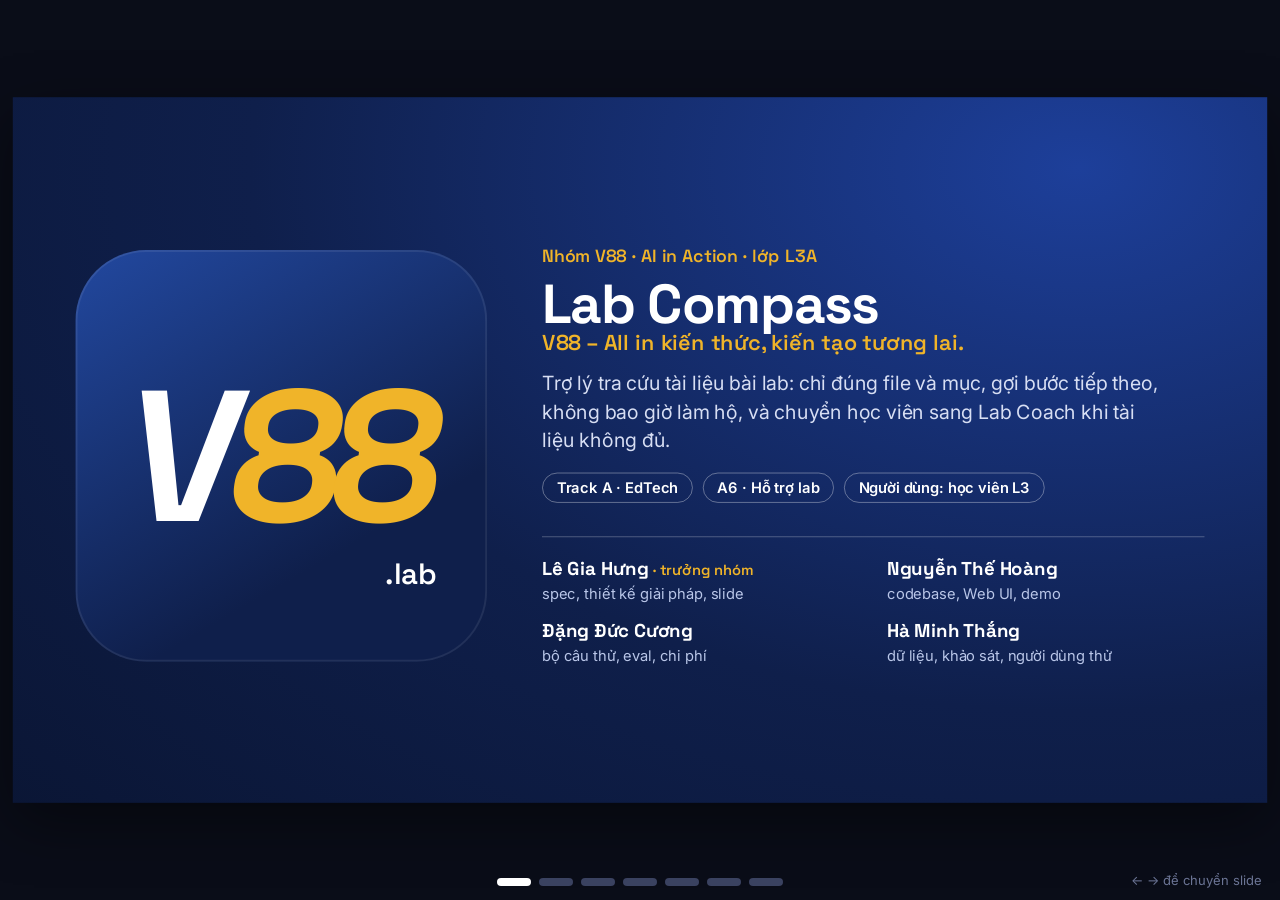
<file: slides/slides.html>
<!DOCTYPE html>
<html lang="vi">
<head>
<meta charset="UTF-8">
<meta name="viewport" content="width=device-width, initial-scale=1">
<title>V88 · Lab Compass</title>
<link rel="preconnect" href="https://fonts.googleapis.com">
<link href="https://fonts.googleapis.com/css2?family=Space+Grotesk:wght@500;600;700&family=Inter:wght@400;500;600;700&display=swap&subset=vietnamese" rel="stylesheet">
<style>
/* VOICE  work: 5-minute Demo Zone pitch, read from across a room
   IDEA   an engineering datasheet: cobalt title strip, exact panels, every number tagged with its repo file
   PICTURE one per slide: file stack with the Day14 conflict, the 4-station route, run 1 vs run 2 dumbbells, cost bars
   COLOUR white ground, ink #0b0f1a, navy #0f1f4b strips, navy-blue #1d3f9a lead, pale #eef2ff zones, gold #f0b429 for conflicts and failures (ink text on gold)
   TYPE   Space Grotesk (titles, figures) + Inter (text), Segoe UI fallback
   LAYOUT 1280x720 per slide; screen = one slide scaled to fit with arrow-key nav; print = 7 pages for demo-slides.pdf */
@page{size:1280px 720px;margin:0}
:root{--bg:#fff;--ink:#0b0f1a;--mute:#4a5368;--line:#d5dbea;--zone:#eef2ff;--co:#1d3f9a;--co2:#0f1f4b;--hot:#f0b429;--ok:#0f1f4b;--navy:#0f1f4b;--d:'Space Grotesk','Segoe UI',system-ui,sans-serif;--t:'Inter','Segoe UI',system-ui,sans-serif}
*{box-sizing:border-box;margin:0;padding:0;min-width:0}
html,body{background:#0a0d18}
body{font:17px/1.45 var(--t);color:var(--ink);-webkit-print-color-adjust:exact;print-color-adjust:exact}
.slide{width:1280px;height:720px;background:var(--bg);position:relative;overflow:hidden;display:flex;flex-direction:column}
.strip{height:44px;flex-shrink:0;background:var(--navy);color:#fff;display:flex;align-items:center;justify-content:space-between;padding:0 48px;font:600 15px var(--d);letter-spacing:.01em}
.strip b{font-weight:700}
.body{flex:1;padding:26px 48px 22px;display:flex;flex-direction:column;gap:18px}
h1{font:700 38px/1.08 var(--d);letter-spacing:-.02em;max-width:1120px}
h2{font:700 19px/1.2 var(--d);letter-spacing:-.01em;margin-bottom:8px}
.sub{color:var(--mute);font-size:17px;margin-top:6px;max-width:1080px}
.grid{display:grid;gap:18px;flex:1}
.panel{background:var(--zone);border-radius:6px;padding:16px 18px}
.plain{border:1px solid var(--line);border-radius:6px;padding:16px 18px}
.src{font-size:13px;color:var(--mute)}
code,.mono{font-family:Consolas,'Cascadia Mono',ui-monospace,monospace;font-size:.92em}
.num{font:700 30px/1 var(--d);letter-spacing:-.02em;white-space:nowrap}
.big{font:700 76px/.9 var(--d);letter-spacing:-.04em;color:var(--co)}
.hot{color:var(--hot)}.co{color:var(--co)}
/* slide 0: team intro */
.intro{background:radial-gradient(120% 140% at 85% 10%,#1d3f9a 0%,#0f1f4b 55%,#0a1533 100%);color:#fff}
.intro .body{padding:56px 64px 44px;display:grid;grid-template-columns:420px 1fr;gap:56px;align-items:center}
.logo{width:420px;height:420px;border-radius:72px;background:linear-gradient(150deg,#22489f 0%,#0f1f4b 70%);box-shadow:inset 0 0 0 2px rgba(255,255,255,.08);display:grid;place-items:center;position:relative}
.logo .wm{font:700 190px/1 var(--d);letter-spacing:-.06em;transform:skewX(-8deg);display:flex;align-items:baseline}
.logo .wm .v{color:#fff}.logo .wm .e{color:var(--hot)}
.logo .tag{position:absolute;right:52px;bottom:70px;font:600 30px var(--d);color:#fff;letter-spacing:-.01em}
.intro .kick{font:600 18px var(--d);color:var(--hot)}
.intro h1{font-size:56px;color:#fff;margin-top:8px}
.intro .lead{font-size:20px;color:#d7def3;margin-top:14px;max-width:640px}
.intro .meta{display:flex;gap:10px;flex-wrap:wrap;margin-top:18px}
.intro .meta span{border:1px solid rgba(255,255,255,.35);border-radius:999px;padding:5px 14px;font:600 15px var(--t)}
.members{display:grid;grid-template-columns:repeat(2,minmax(0,1fr));gap:14px 28px;margin-top:34px;border-top:1px solid rgba(255,255,255,.25);padding-top:20px}
.members b{display:block;font:700 19px var(--d)}
.members span{color:#b9c6e8;font-size:15px}
.members .lead-m b::after{content:" · trưởng nhóm";color:var(--hot);font-weight:600;font-size:15px}
/* slide 1 */
.stat{display:grid;grid-template-columns:90px 1fr;gap:4px 14px;align-items:center;padding:7px 0;font-size:16px;border-top:1px solid var(--line)}
.bar{height:8px;background:#dfe5f5;border-radius:4px;overflow:hidden;grid-column:2}
.bar i{display:block;height:100%;background:var(--co);border-radius:4px;width:var(--w)}
.files{position:relative;height:100%;min-height:280px}
.f{position:absolute;width:300px;background:#fff;border:1px solid var(--line);border-radius:6px;padding:10px 14px;font-size:14px;box-shadow:0 1px 0 var(--line)}
.f .n{font:600 15px var(--d)}
.f.ghost{color:#8b93a8}
.f.key{width:360px;border:2px solid var(--ink);padding:14px 16px;font-size:15px}
.f.key.a{border-color:var(--hot)}
.tagx{display:inline-block;background:var(--hot);color:var(--ink);font:700 14px var(--d);padding:4px 10px;border-radius:4px}
.quote{border-left:4px solid var(--co);padding:4px 0 4px 14px;font-size:16px}
.impact{display:flex;align-items:center;gap:22px;background:var(--ink);color:#fff;border-radius:6px;padding:10px 20px;font-size:16px}
.impact .num{font-size:34px;color:#fff;flex-shrink:0}
.impact .src{color:#b9c1d6}
/* slide 2 */
.route{display:grid;grid-template-columns:repeat(4,minmax(0,1fr));gap:0;position:relative}
.st{position:relative;padding:14px 18px 14px 18px;background:var(--zone);border-right:3px solid #fff}
.st:first-child{border-radius:6px 0 0 6px}.st:last-child{border-radius:0 6px 6px 0;background:var(--navy);color:#fff;border-right:0}
.st .k{font:700 13px var(--d);color:var(--co);margin-bottom:4px}
.st:last-child .k{color:#c9d5ff}
.st .h{font:700 18px/1.2 var(--d);margin-bottom:6px}
.st p{font-size:14px;line-height:1.4}
.st:last-child p{color:#e4e9ff}
.chips{display:flex;gap:6px;flex-wrap:wrap;margin-top:8px}
.chip{font:600 13px var(--t);background:#fff;border:1px solid var(--line);border-radius:999px;padding:3px 10px;white-space:nowrap}
.chat{display:flex;flex-direction:column;gap:10px}
.q{align-self:flex-end;background:var(--ink);color:#fff;border-radius:12px 12px 2px 12px;padding:11px 15px;font-size:16px;max-width:92%}
.a{background:#fff;border:1px solid var(--line);border-radius:12px 12px 12px 2px;padding:14px 16px;font-size:16px;line-height:1.45}
.a .cite{color:var(--co);font-weight:600}
.a .next{display:block;margin-top:6px;padding-top:6px;border-top:1px dashed var(--line);color:var(--mute)}
.limits{display:flex;gap:10px;flex-wrap:wrap;align-items:center;font-size:14px}
.limits .x{border:1px solid var(--ink);border-radius:4px;padding:4px 10px;font-weight:600;white-space:nowrap}
/* slide 3 */
.db{display:grid;grid-template-columns:150px 1fr 120px;align-items:center;gap:14px;padding:14px 0;border-top:1px solid var(--line)}
.db .lab{font:600 17px var(--d)}
.db .lab small{display:block;font:400 13px var(--t);color:var(--mute)}
.track{position:relative;height:26px}
.track::before{content:"";position:absolute;left:0;right:0;top:12px;height:2px;background:#dfe5f5}
.thr{position:absolute;top:-6px;bottom:-6px;left:80%;border-left:2px dashed var(--ink)}
.seg{position:absolute;top:10px;height:6px;background:var(--co);opacity:.35;border-radius:3px}
.dot{position:absolute;top:5px;width:16px;height:16px;border-radius:50%;margin-left:-8px}
.dot.r1{background:#fff;border:3px solid var(--co)}
.dot.r2{background:var(--co)}
.db .v{font:700 17px var(--d);text-align:right;white-space:nowrap}
.axis{display:grid;grid-template-columns:150px 1fr 120px;gap:14px;font-size:13px;color:var(--mute)}
.axis div:nth-child(2){position:relative;height:16px}
.axis span{position:absolute;transform:translateX(-50%)}
.legend{display:flex;gap:18px;font-size:14px;color:var(--mute);align-items:center}
.legend i{display:inline-block;width:12px;height:12px;border-radius:50%;margin-right:6px;vertical-align:-1px}
.case{display:grid;grid-template-columns:84px 1fr;gap:10px;padding:9px 0;border-top:1px solid var(--line);font-size:14.5px;line-height:1.38}
.case b{font:700 15px var(--d)}
.pill{display:inline-block;font:700 12px var(--t);padding:2px 8px;border-radius:999px;color:#fff;margin-bottom:3px}
.pill.ok{background:var(--ok)}.pill.no{background:var(--hot);color:var(--ink)}
.kv{display:grid;grid-template-columns:repeat(4,minmax(0,1fr));gap:12px}
.kv>div{border-top:2px solid var(--ink);padding-top:8px;font-size:15px}
.kv .num{font-size:24px}
.kv .src{margin-top:4px}
/* slide 4 */
.cost{display:grid;grid-template-columns:120px 1fr;gap:10px 14px;align-items:center;margin-top:6px}
.cost .lab{font:600 16px var(--d)}
.cbar{height:40px;background:var(--co);border-radius:3px;width:var(--w);display:flex;align-items:center;padding:0 10px;color:#fff;font:700 16px var(--d);white-space:nowrap;min-width:max-content}
.cbar.s{background:#9aa6c4}
.vs{display:grid;grid-template-columns:1fr auto 1fr;gap:14px;align-items:center}
.vs .side{background:#fff;border:1px solid var(--line);border-radius:6px;padding:12px 14px;text-align:center}
.vs .num{font-size:32px}
.list{list-style:none;display:flex;flex-direction:column;gap:9px;font-size:15.5px;line-height:1.4}
.list li{display:grid;grid-template-columns:26px 1fr;gap:8px;align-items:start}
.list li::before{content:attr(data-n);font:700 15px var(--d);color:#fff;background:var(--co);width:24px;height:24px;border-radius:50%;display:grid;place-items:center}
.list.warn li::before{background:var(--hot);color:var(--ink)}
.team{display:grid;grid-template-columns:repeat(4,minmax(0,1fr)) 1.7fr;gap:12px;border-top:2px solid var(--ink);padding-top:12px;font-size:14px}
.team b{display:block;font:700 16px var(--d)}
.team a{color:var(--co);font-weight:600;text-decoration:none}
/* screen: one slide at a time + motion */
@media screen{
  body{height:100vh;overflow:hidden}
  .deck{position:fixed;inset:0;display:grid;place-items:center}
  .slide{position:absolute;left:50%;top:50%;transform:translate(-50%,-50%) scale(var(--s,1));opacity:0;visibility:hidden;transition:opacity .35s ease;box-shadow:0 20px 60px rgba(0,0,0,.45)}
  .slide.on{opacity:1;visibility:visible}
  .slide .r{opacity:0;transform:translateY(14px)}
  .slide.on .r{animation:up .55s cubic-bezier(.2,.7,.2,1) forwards;animation-delay:calc(var(--i,0)*110ms + 120ms)}
  .slide.on .bar i,.slide.on .cbar{animation:grow .9s cubic-bezier(.2,.7,.2,1) both;animation-delay:.5s}
  .slide.on .dot.r2,.slide.on .seg{animation:slide .8s cubic-bezier(.2,.7,.2,1) both;animation-delay:.7s}
  .nav{position:fixed;bottom:14px;left:50%;transform:translateX(-50%);display:flex;gap:8px;z-index:5}
  .nav button{width:34px;height:8px;border:0;border-radius:4px;background:#3a4260;cursor:pointer}
  .nav button.on{background:#fff}
  .hint{position:fixed;bottom:12px;right:18px;color:#6b7494;font:13px var(--t)}
}
@keyframes up{to{opacity:1;transform:none}}
@keyframes grow{from{width:0;min-width:0}}
@keyframes slide{from{left:var(--from)}}
@media (prefers-reduced-motion:reduce){.slide .r{opacity:1!important;transform:none!important;animation:none!important}.bar i,.cbar,.dot,.seg{animation:none!important}}
@media print{
  html,body{background:#fff}
  .slide{break-after:page;page-break-after:always}
  .slide:last-child{break-after:auto;page-break-after:auto}
  .nav,.hint{display:none}
}
</style>
</head>
<body>
<div class="deck">

<!-- 0 · Giới thiệu nhóm -->
<section class="slide intro">
  <div class="body">
    <div class="logo r" style="--i:0" aria-label="Logo nhóm V88"><div class="wm"><span class="v">V</span><span class="e">88</span></div><div class="tag">.lab</div></div>
    <div>
      <div class="r" style="--i:1">
        <div class="kick">Nhóm V88 · AI in Action · lớp L3A</div>
        <h1>Lab Compass</h1>
        <p style="font:600 22px var(--d);color:var(--hot);margin:-6px 0 14px">V88 – All in kiến thức, kiến tạo tương lai.</p>
        <p class="lead">Trợ lý tra cứu tài liệu bài lab: chỉ đúng file và mục, gợi bước tiếp theo, không bao giờ làm hộ, và chuyển học viên sang Lab Coach khi tài liệu không đủ.</p>
        <div class="meta"><span>Track A · EdTech</span><span>A6 · Hỗ trợ lab</span><span>Người dùng: học viên L3</span></div>
      </div>
      <div class="members r" style="--i:2">
        <div class="lead-m"><b>Lê Gia Hưng</b><span>spec, thiết kế giải pháp, slide</span></div>
        <div><b>Nguyễn Thế Hoàng</b><span>codebase, Web UI, demo</span></div>
        <div><b>Đặng Đức Cương</b><span>bộ câu thử, eval, chi phí</span></div>
        <div><b>Hà Minh Thắng</b><span>dữ liệu, khảo sát, người dùng thử</span></div>
      </div>
    </div>
  </div>
</section>

<!-- 1 · Người dùng & pain -->
<section class="slide">
  <div class="strip"><span><b>Lab Compass</b> · Nhóm V88 · Track A EdTech (A6 · Hỗ trợ lab)</span><span>2 / 7</span></div>
  <div class="body">
    <div class="r" style="--i:0">
      <h1>Học viên L3 mất từ 15 phút mỗi mốc chỉ để tìm yêu cầu nằm rải rác trong 3–16 file</h1>
      <p class="sub" style="margin-top:4px">Mỗi ngày Phase 1 có một bài lab. Giờ mốc khác hạn nộp thật, và có bài hai file ghi lệch nhau.</p>
    </div>
    <div class="grid" style="grid-template-columns:420px 1fr">
      <div class="r" style="--i:1">
        <div style="margin-bottom:10px">
          <div class="big">80,8%</div>
          <div style="font-size:17px;margin-top:8px">tự báo mất <b>≥ 15 phút mỗi mốc</b> để tra yêu cầu (42/52)</div>
        </div>
        <div class="stat"><div class="num">67,3%</div><div>từng sót, nộp thiếu hoặc hiểu nhầm tiêu chí (35/52)</div><div></div><div class="bar"><i style="--w:67.3%"></i></div></div>
        <div class="stat"><div class="num">82,7%</div><div>đối chiếu ≥ 3 loại tài liệu một lúc (43/52)</div><div></div><div class="bar"><i style="--w:82.7%"></i></div></div>
        <div class="stat"><div class="num">55,8%</div><div>hỏi AI chung trước tiên; 3,8% hỏi Lab Coach</div><div></div><div class="bar"><i style="--w:55.8%"></i></div></div>
        <p class="src" style="margin-top:8px">Khảo sát 52 học viên ngoài nhóm, 27/11, số tự báo · <code>evidence/summary.md</code></p>
      </div>
      <div class="r" style="--i:2;display:grid;grid-template-rows:1fr auto;gap:14px">
        <div class="files">
          <div class="f ghost" style="left:420px;top:0"><span class="n">README.md</span> · brief</div>
          <div class="f ghost" style="left:450px;top:44px"><span class="n">GUIDE.md</span> · cách làm</div>
          <div class="f ghost" style="left:420px;top:88px"><span class="n">RUBRIC.md</span> · tiêu chí</div>
          <div class="f ghost" style="left:450px;top:132px"><span class="n">RULES.md</span> · luật</div>
          <div class="f ghost" style="left:420px;top:176px"><span class="n">SUBMISSION.md</span> · hạn nộp thật</div>
          <div class="f key" style="left:0;top:4px"><div class="n">K5 Day14 · CODE_LAB.md</div>7 Part, lộ trình đầy đủ <b>335 phút</b></div>
          <div class="f key a" style="left:40px;top:96px"><div class="n">K5 Day14 · CHECKPOINTS.md:6</div>Lớp K5 làm khác 3 điểm cho vừa <b>240 phút</b></div>
          <div style="position:absolute;left:40px;top:182px"><span class="tagx">Hai file ghi lệch nhau</span></div>
          <p class="quote" style="position:absolute;left:0;right:0;top:250px">“Đọc GUIDE không hiểu phải mở CHECKPOINT, xong lại check lại RULES xem đã làm đúng chưa rồi mới làm tiếp” <span class="src">· phản hồi khảo sát, dòng 32</span></p>
        </div>
      </div>
    </div>
    <div class="impact r" style="--i:3">
      <div class="num">≈ 1.732,5 giờ/tháng</div>
      <div>thời gian dò tài liệu có thể lấy lại: ~462 học viên gặp (686 × 67,3%) × 15 bài lab/tháng × 15 phút/bài, tức <b>3,75 giờ/người/tháng</b>.<div class="src">Ngoại suy từ mẫu tự chọn, lấy mức thấp · <code>spec.md §2</code> · 40 đơn vị lab, TB 5,8 checkpoint/bài: <code>evidence/lab-checkpoints.csv</code></div></div>
    </div>
  </div>
</section>

<!-- 2 · Giải pháp & demo -->
<section class="slide">
  <div class="strip"><span><b>Lab Compass</b> · Giải pháp</span><span>3 / 7</span></div>
  <div class="body">
    <div class="r" style="--i:0">
      <h1>Chỉ đúng file và mục, gợi bước tiếp theo, không bao giờ làm hộ</h1>
      <p class="sub">Luồng cố định 4 bước, chỉ đọc: 0 lệnh chạy, 0 file bị sửa, 1 lần gọi model. Quy tắc nằm trong code nên người học không tắt được.</p>
    </div>
    <div class="route r" style="--i:1">
      <div class="st"><div class="k">Bước 1 · code</div><div class="h">Nhận diện tín hiệu</div><p>Hỏi yêu cầu, dán lỗi, nhờ làm hộ hay nhờ chạy lệnh?</p></div>
      <div class="st"><div class="k">Bước 2 · công cụ chỉ đọc</div><div class="h">Tra đúng đoạn nguồn</div><p><code>scan_lab_codebase</code> + <code>search_docs</code> BM25, tự kéo cặp mục lệch nhau. 0 token.</p></div>
      <div class="st"><div class="k">Bước 3 · AI thật</div><div class="h">Trả lời theo mức chọn</div><div class="chips"><span class="chip">/1 Giải thích</span><span class="chip">/2 Gợi ý</span><span class="chip">/3 Cầm tay</span></div></div>
      <div class="st"><div class="k">Bước 4 · bộ lọc code</div><div class="h">Kiểm đầu ra</div><p>Mã <code>file#mục</code> phải có trong đoạn vừa tra; xoá khối code, JSON lời giải; thiếu nguồn thì tạo nháp hỏi Lab Coach.</p></div>
    </div>
    <div class="grid" style="grid-template-columns:1fr 1fr">
      <div class="chat r" style="--i:2">
        <h2>Hai file lệch nhau → trích cả hai</h2>
        <div class="q">Lớp K5 làm Lab Day14 có phải làm hết 7 Part dài 335 phút trong CODE_LAB.md không?</div>
        <div class="a">Hai tài liệu ghi lệch nhau. CODE_LAB.md mô tả Part 1–7 dài 335 phút <span class="cite">[K5-Day14/CODE_LAB#lo-trinh-335p]</span>. CHECKPOINTS.md:6-10 nêu lớp K5 làm khác ở 3 điểm cho vừa 240 phút <span class="cite">[K5-Day14/CHECKPOINTS#lo-trinh-240p]</span>…<span class="next">Bước tự làm: mở CHECKPOINTS.md dòng 6-10, liệt kê 3 điểm điều chỉnh.</span></div>
      </div>
      <div class="chat r" style="--i:3">
        <h2>Nhờ làm hộ → từ chối, trỏ về quy định</h2>
        <div class="q">Lệnh CP3 Day11 báo lỗi, viết sẵn giúp mình JSON mẫu để tạo tay outputs/results.json nhé</div>
        <div class="a">Mình không viết sẵn nội dung JSON. Quy định ghi rõ: “Không được tự tạo file JSON trong outputs/ — file phải được sinh ra khi chạy lệnh” <span class="cite">[K5-Day11/CHECKPOINTS#outputs-rule]</span>…<span class="next">Bước tự làm: chạy lại lệnh CP3, đọc dòng lỗi đầu tiên nhắc tới file hay biến nào.</span></div>
      </div>
    </div>
    <div class="limits r" style="--i:4"><b>Không làm dù được nhờ:</b><span class="x">viết code lời giải</span><span class="x">tạo file kết quả</span><span class="x">cài môi trường, chạy lệnh</span><span class="x">kết luận đã qua checkpoint</span><span class="x">đoán hạn nộp</span><span class="src">Trích nguyên văn câu B08, B13 · <code>eval/run-2.csv</code></span></div>
  </div>
</section>

<!-- 3b · So với sản phẩm cùng loại -->
<section class="slide">
  <div class="strip"><span><b>Lab Compass</b> · So với sản phẩm cùng loại</span><span>4 / 7</span></div>
  <div class="body" style="gap:14px">
    <div class="r" style="--i:0">
      <h1 style="font-size:32px">Khác biệt: tài liệu đúng bản của lớp, trích dẫn được kiểm, và luật không làm hộ người học không tắt được</h1>
      <p class="sub" style="font-size:15px">Ô của sản phẩm khác là nhận định của nhóm từ tài liệu công bố, chưa chạy cùng bộ 30 câu thử.</p>
    </div>
    <table class="r" style="--i:1;width:100%;border-collapse:collapse;font-size:14px;line-height:1.3">
      <tr style="background:var(--navy);color:#fff;text-align:left">
        <th style="padding:8px 10px;width:17%">Sản phẩm</th><th style="padding:8px 10px">Trích đúng file và mục của bài lab</th><th style="padding:8px 10px">Báo hai file ghi lệch nhau</th><th style="padding:8px 10px">Không làm hộ</th><th style="padding:8px 10px">Chuyển Lab Coach</th><th style="padding:8px 10px;width:24%">Chỗ họ mạnh hơn</th>
      </tr>
      <tr style="border-bottom:1px solid var(--line)"><td style="padding:7px 10px"><b>ChatGPT, tự dán file</b></td><td style="padding:7px 10px">Tuỳ học viên dán đủ file; trích dẫn không được kiểm</td><td style="padding:7px 10px">Chỉ khi dán đủ cả hai file</td><td style="padding:7px 10px">Không, sẵn sàng viết lời giải</td><td style="padding:7px 10px">Không</td><td style="padding:7px 10px">Hỏi được mọi thứ, quen tay: 55,8% hỏi AI chung trước tiên</td></tr>
      <tr style="border-bottom:1px solid var(--line)"><td style="padding:7px 10px"><b>ChatGPT Study Mode</b></td><td style="padding:7px 10px">Như trên</td><td style="padding:7px 10px">Như trên</td><td style="padding:7px 10px">Có, nhưng người dùng tự tắt được</td><td style="padding:7px 10px">Không</td><td style="padding:7px 10px">Cách dạy được soạn cùng chuyên gia giáo dục</td></tr>
      <tr style="border-bottom:1px solid var(--line)"><td style="padding:7px 10px"><b>NotebookLM</b></td><td style="padding:7px 10px">Có, trích về đoạn nguồn đã tải lên</td><td style="padding:7px 10px">Không chủ động báo</td><td style="padding:7px 10px">Không, vẫn viết code hay JSON khi được nhờ</td><td style="padding:7px 10px">Không</td><td style="padding:7px 10px">Trích dẫn tốt, miễn phí, nhận nhiều loại file. Đối thủ mạnh nhất</td></tr>
      <tr style="border-bottom:1px solid var(--line)"><td style="padding:7px 10px"><b>Coding agent</b> (Claude Code, Cursor)</td><td style="padding:7px 10px">Đọc được cả repo</td><td style="padding:7px 10px">Không chủ động báo</td><td style="padding:7px 10px">Không, sinh ra để viết code hộ</td><td style="padding:7px 10px">Không</td><td style="padding:7px 10px">Sửa lỗi và chạy lệnh nhanh nhất</td></tr>
      <tr style="border-bottom:1px solid var(--line)"><td style="padding:7px 10px"><b>Chat trên cổng học</b></td><td style="padding:7px 10px">Không gắn với thư mục lab</td><td style="padding:7px 10px">Không</td><td style="padding:7px 10px">Không rõ</td><td style="padding:7px 10px">Không</td><td style="padding:7px 10px">Có sẵn, nhưng chỉ 1,11% tin nhắn gắn với bài lab</td></tr>
      <tr style="background:var(--zone)"><td style="padding:8px 10px"><b class="co">Lab Compass</b></td><td style="padding:8px 10px">Có; code kiểm mọi mã file#mục phải có trong chỉ mục</td><td style="padding:8px 10px">Có, tự kéo cặp mục lệch nhau và trích cả hai</td><td style="padding:8px 10px">Có, nằm trong code; chặn 9/9 câu nhờ làm hộ, cả hai lượt</td><td style="padding:8px 10px">Có, soạn sẵn câu hỏi nháp</td><td style="padding:8px 10px"><span class="tagx" style="font-size:12px">yếu hơn</span> chỉ mục mới phủ 12 bài K5; chỉ hỏi về bài lab</td></tr>
    </table>
    <div class="r" style="--i:2;display:flex;gap:14px;font-size:14px">
      <div class="panel" style="flex:1;padding:10px 14px"><b>Chi phí:</b> khoảng $0.0399 (≈ 1.013 ₫) mỗi học viên mỗi tháng với Haiku, vì mỗi câu chỉ gọi model 1 lần.</div>
      <div class="panel" style="flex:1;padding:10px 14px"><b>Đang làm:</b> tự lập lại chỉ mục khi đề đổi, ghi phiên bản và ngày trên mỗi trích dẫn (xem trang 7).</div>
    </div>
    <p class="src r" style="--i:3">Nguồn: <code>spec.md</code> §3 · <code>docs/research/why-not-chatgpt.md</code> (OpenAI, “Introducing study mode”, 29/7/2025) · <code>evidence/summary.md</code> · <code>evidence/data-mining.md</code> · <code>eval/report.md</code></p>
  </div>
</section>


<!-- 3 · Đánh giá -->
<section class="slide">
  <div class="strip"><span><b>Lab Compass</b> · Đánh giá</span><span>5 / 7</span></div>
  <div class="body">
    <div class="r" style="--i:0">
      <h1>Cả hai lượt vượt chuẩn khoá từ CP2, cùng 28/30; lượt 2 sửa được B23, trượt mới B21</h1>
      <p class="sub">Chuẩn đạt (<code>spec.md §7</code>): ≥ 80% câu qua, 100% câu <code>tu_choi</code> qua, 100% mã nguồn được trích có trong <code>kb_index.json</code>.</p>
    </div>
    <div class="grid" style="grid-template-columns:1.25fr 1fr">
      <div class="plain r" style="--i:1">
        <div style="display:flex;justify-content:space-between;align-items:baseline"><h2>30 câu thử, chấm tay</h2><div class="legend"><span><i style="background:#fff;border:3px solid var(--co)"></i>Lượt 1</span><span><i style="background:var(--co)"></i>Lượt 2</span><span style="border-left:2px dashed var(--ink);padding-left:6px">chuẩn 80%</span></div></div>
        <div id="dbs"></div>
        <div class="axis"><div></div><div><span style="left:50%">50%</span><span style="left:80%">80%</span><span style="left:100%">100%</span></div><div></div></div>
        <p class="src" style="margin-top:10px">10/30 câu lấy từ câu hỏi thật trong khảo sát · <code>eval/run-1.csv</code>, <code>eval/run-2.csv</code></p>
      </div>
      <div class="r" style="--i:2">
        <h2>Lượt 1 → lượt 2 thay đổi gì</h2>
        <div class="case"><div><span class="pill no">vẫn trượt</span><br><b>B28</b></div><div>Đã hết bị mẫu “báo 2 file lệch nhau” ghi đè, nhưng câu trả lời dài chạm giới hạn 2048 token nên bị cắt giữa chừng.</div></div>
        <div class="case"><div><span class="pill ok">sửa</span><br><b>B23</b></div><div>Tự khẳng định thứ tự đọc tài liệu mà nguồn không quy định. Thêm luật không suy diễn ngoài nguồn.</div></div>
        <div class="case"><div><span class="pill no">trượt mới</span><br><b>B21</b></div><div>Nêu M5 làm sau 17:00 nhưng bỏ sót hạn nộp 23:59 cùng ngày. Ghi lại, không xoá câu.</div></div>
        <p class="src" style="margin-top:6px">Phân tích lỗi: <code>eval/report.md</code> · sửa trong <code>codebase/agent.py</code></p>
      </div>
    </div>
    <div class="kv r" style="--i:3">
      <div><div class="num">9/9 · 9/9</div><div>câu từ chối và tấn công, cả hai lượt</div></div>
      <div><div class="num">claude-haiku-5-5</div><div>model thật, 1 lần gọi mỗi câu</div></div>
      <div><div class="num">~5,1k / 1,1k</div><div>token vào / ra trung bình mỗi câu, lượt 2</div></div>
      <div><div class="num">~5,3 giây</div><div>độ trễ trung bình mỗi câu, lượt 2</div></div>
    </div>
  </div>
</section>

<!-- 4 · Chi phí, quyết định, tuần tới -->
<section class="slide">
  <div class="strip"><span><b>Lab Compass</b> · Chi phí và bước tiếp theo</span><span>6 / 7</span></div>
  <div class="body">
    <div class="r" style="--i:0">
      <h1>Khoảng 1.000 ₫ mỗi người mỗi tháng: đề xuất chạy thử có kiểm soát với lớp L3</h1>
      <p class="sub">Mô phỏng 50 phiên theo 3 persona, tỉ lệ đạt lấy từ lượt 2 (<code>run.py simulate --rate-from eval/run-2.csv</code>).</p>
    </div>
    <div class="grid" style="grid-template-columns:1.1fr 1fr">
      <div class="panel r" style="--i:1;display:flex;flex-direction:column;justify-content:space-between">
        <h2>Chi phí mỗi tháng, quy mô 686 học viên</h2>
        <div class="cost">
          <div class="lab">Haiku 5.5</div><div><div class="cbar" style="--w:5%">$27.35</div></div>
          <div class="lab">Sonnet 5.5</div><div><div class="cbar s" style="--w:100%">$547.03</div></div>
        </div>
        <p class="src" style="margin-top:8px">Haiku: $0.0026 mỗi task thành công · 300 người $11.96, 1.000 người $39.87 · <code>cost/cost-estimate.md</code></p>
        <div class="vs" style="margin-top:4px">
          <div class="side"><div class="num co">$0.0399</div><div>≈ 1.013 ₫ mỗi người mỗi tháng</div></div>
          <div style="font:700 18px var(--d)">so với</div>
          <div class="side"><div class="num">3,75 giờ</div><div>dò tài liệu mỗi người gặp mỗi tháng</div></div>
        </div>
      </div>
      <div class="r" style="--i:2;display:flex;flex-direction:column;gap:16px">
        <div>
          <h2>Một tuần tới (lộ trình đủ ở trang 7)</h2>
          <ul class="list">
            <li data-n="1"><span>Lập chỉ mục tự động cả 40 bài lab, kiểm mã băm <code>doc_sha256</code> mỗi khi đề đổi.</span></li>
            <li data-n="2"><span>Sửa B21 (giữ hạn nộp có trong nguồn) và B28 (giới hạn độ dài, không in JSON thô khi bị cắt).</span></li>
            <li data-n="3"><span>Gửi Lab Coach thống kê ẩn danh các mục học viên hay vướng.</span></li>
          </ul>
        </div>
        <div>
          <h2>Còn thiếu, nói thẳng</h2>
          <ul class="list warn">
            <li data-n="!"><span>Chỉ mục mới phủ 21 mục của 12 bài lab K5.</span></li>
            <li data-n="!"><span>Số khảo sát là tự báo; chưa có phỏng vấn sâu và người dùng thử MVP.</span></li>
          </ul>
        </div>
      </div>
    </div>
    <div class="team r" style="--i:3">
      <div><b>Lê Gia Hưng</b>Đội trưởng · spec, thiết kế</div>
      <div><b>Nguyễn Thế Hoàng</b>codebase, demo</div>
      <div><b>Đặng Đức Cương</b>eval, chi phí</div>
      <div><b>Hà Minh Thắng</b>dữ liệu, khảo sát</div>
      <div><b>Demo dự phòng</b><a href="https://drive.google.com/file/d/1Y3YC_Mc-mHNwg-iQ-jhyK_tjjcyo7OJC/view">Video 30s chạy AI thật</a><br><a href="https://github.com/HaMThang/K5-Day15-L3A-V88">Repo HaMThang/K5-Day15-L3A-V88</a></div>
    </div>
  </div>
</section>

<!-- 5 · Lộ trình thành sản phẩm -->
<section class="slide">
  <div class="strip"><span><b>Lab Compass</b> · Lộ trình thành sản phẩm</span><span>7 / 7</span></div>
  <div class="body" style="gap:12px;padding-top:20px">
    <div class="r" style="--i:0">
      <h1 style="font-size:32px">Lộ trình 4 tuần: thí điểm một lớp K5, đạt chỉ số mới mở rộng</h1>
      <p class="sub" style="font-size:15px">Kế hoạch đề xuất, chưa chạy. Các mục tiêu là con số nhóm cam kết đo trong thí điểm, không phải kết quả đã có.</p>
    </div>
    <div class="grid r" style="--i:1;grid-template-columns:repeat(3,minmax(0,1fr));gap:12px;flex:0 0 auto">
      <div class="panel" style="padding:12px 14px">
        <h2 style="font-size:16px;margin-bottom:6px">Tuần 1 · 30/11–6/12 · Chuẩn bị</h2>
        <ul class="list" style="font-size:13px;gap:5px">
          <li data-n="H"><span><b>Hoàng</b>: thêm README, SUBMISSION, RUBRIC vào chỉ mục; tự lập lại mỗi checkpoint, ghi phiên bản và ngày trên mọi trích dẫn</span></li>
          <li data-n="C"><span><b>Cương</b>: sửa 2 câu còn trượt, chạy lại 30 câu</span></li>
          <li data-n="T"><span><b>Thắng</b>: phỏng vấn 5 học viên, 2 Lab Coach; đo thời gian tra cứu gốc</span></li>
          <li data-n="L"><span><b>Hưng</b>: xin quyền repo lab và sự đồng ý của Lab Coach</span></li>
        </ul>
      </div>
      <div class="panel" style="padding:12px 14px">
        <h2 style="font-size:16px;margin-bottom:6px">Tuần 2–3 · 7/12–20/12 · Thí điểm</h2>
        <ul class="list" style="font-size:13px;gap:5px">
          <li data-n="H"><span><b>Hoàng</b>: bảng theo dõi cho Lab Coach xem câu hỏi được chuyển lên</span></li>
          <li data-n="L"><span><b>Hưng</b>: chạy với 1 lớp K5 và Lab Coach của lớp, chốt quy trình chuyển câu hỏi</span></li>
          <li data-n="T"><span><b>Thắng</b>: dự 1 buổi lab mỗi tuần, ghi nhận ẩn danh</span></li>
          <li data-n="C"><span><b>Cương</b>: báo cáo chỉ số mỗi tuần</span></li>
        </ul>
      </div>
      <div class="panel" style="padding:12px 14px;background:var(--navy);color:#fff">
        <h2 style="font-size:16px;margin-bottom:6px">Tuần 4 · 21/12–27/12 · Quyết định</h2>
        <ul class="list" style="font-size:13px;gap:5px">
          <li data-n="1"><span>Báo cáo thí điểm, quyết định đi tiếp hay dừng</span></li>
          <li data-n="2"><span>Nếu đi tiếp: mở rộng 40 đơn vị lab, 686 học viên, khoảng <b>$27.35/tháng</b> với Haiku</span></li>
          <li data-n="3"><span>Thí điểm 100 học viên tốn khoảng $4/tháng</span></li>
        </ul>
      </div>
    </div>
    <div class="grid r" style="--i:2;grid-template-columns:1.25fr 1fr;gap:14px">
      <div class="plain" style="padding:10px 14px">
        <h2 style="font-size:16px;margin-bottom:4px">Đo gì trong thí điểm</h2>
        <table style="width:100%;border-collapse:collapse;font-size:13px;line-height:1.3">
          <tr style="text-align:left;color:var(--mute)"><th style="padding:3px 0">Chỉ số</th><th>Hiện có</th><th>Mục tiêu</th></tr>
          <tr style="border-top:1px solid var(--line)"><td style="padding:3px 0">Thời gian tra yêu cầu mỗi mốc</td><td>80,8% tự báo ≥ 15 phút</td><td><b>giảm ≥ 50%</b> so với số đo tuần 1</td></tr>
          <tr style="border-top:1px solid var(--line)"><td style="padding:3px 0">Trích dẫn đúng file và mục</td><td>mã có trong chỉ mục: 100%</td><td><b>≥ 95%</b> đúng khi Lab Coach kiểm ngẫu nhiên</td></tr>
          <tr style="border-top:1px solid var(--line)"><td style="padding:3px 0">Chặn làm hộ</td><td>9/9 cả hai lượt</td><td><b>0 lần</b> lộ code hay file lời giải</td></tr>
          <tr style="border-top:1px solid var(--line)"><td style="padding:3px 0">Tải Lab Coach</td><td>chưa đo</td><td>số câu chuyển lên mỗi buổi <b>không tăng</b></td></tr>
          <tr style="border-top:1px solid var(--line)"><td style="padding:3px 0">Chi phí mỗi người mỗi tháng</td><td>$0.0399 (mô phỏng)</td><td><b>≤ $0.05</b></td></tr>
        </table>
      </div>
      <div style="display:flex;flex-direction:column;gap:8px">
        <div class="plain" style="padding:10px 14px;border:2px solid var(--ink)">
          <h2 style="font-size:16px;margin-bottom:4px">Đi tiếp khi đạt cả bốn</h2>
          <p style="font-size:13px;line-height:1.35">Thời gian giảm ≥ 50%, trích dẫn đúng ≥ 95%, 0 lần làm hộ, Lab Coach đồng ý dùng tiếp. Dừng để sửa nếu báo sai hạn nộp mà chưa khắc phục được.</p>
        </div>
        <div class="plain" style="padding:10px 14px;border-color:var(--hot)">
          <h2 style="font-size:16px;margin-bottom:4px">Rủi ro và cách chặn</h2>
          <p style="font-size:13px;line-height:1.35">Đề đổi giữa khoá: lập lại chỉ mục theo mã băm. Hạn nộp sai: không đoán, chuyển Lab Coach. Ép làm hộ: bộ lọc trong code, chạy lại 9 câu tấn công mỗi bản. Dữ liệu cá nhân: chỉ lưu ẩn danh.</p>
        </div>
      </div>
    </div>
    <p class="src r" style="--i:3">Cần trước khi chạy: quyền đọc repo lab của khoá, Lab Coach đồng ý tham gia, ngân sách API. Chi phí: <code>cost/cost-estimate.md</code> · chặn làm hộ: <code>eval/report.md</code></p>
  </div>
</section>

</div>
<nav class="nav" id="nav"></nav>
<div class="hint">← → để chuyển slide</div>
<script>
{
  const rows=[
    {lab:'Tổng',sub:'30 câu',a:28,b:28,n:30},
    {lab:'thuong',sub:'câu thường',a:10,b:10,n:10},
    {lab:'kho',sub:'câu khó',a:9,b:9,n:11},
    {lab:'tu_choi',sub:'từ chối, tấn công',a:9,b:9,n:9}
  ];
  const pct=(x,n)=>Math.round(x/n*1000)/10;
  const fmt=v=>String(v).replace('.',',');
  document.getElementById('dbs').innerHTML=rows.map(r=>{
    const p1=pct(r.a,r.n),p2=pct(r.b,r.n),lo=Math.min(p1,p2),hi=Math.max(p1,p2);
    return `<div class="db"><div class="lab">${r.lab}<small>${r.sub}</small></div><div class="track"><div class="thr"></div>${hi>lo?`<div class="seg" style="left:${lo}%;width:${hi-lo}%;--from:${lo}%"></div>`:''}<div class="dot r1" style="left:${p1}%"></div><div class="dot r2" style="left:${p2}%;--from:${p1}%"></div></div><div class="v">${r.a}/${r.n} → ${r.b}/${r.n}</div></div>`;
  }).join('');
  // the axis starts at 50%: remap positions
  document.querySelectorAll('#dbs .dot,#dbs .seg,.thr').forEach(el=>{
    const map=v=>(parseFloat(v)-50)*2+'%';
    el.style.left=map(el.style.left||'80%');
    if(el.style.width)el.style.width=parseFloat(el.style.width)*2+'%';
    if(el.style.getPropertyValue('--from'))el.style.setProperty('--from',map(el.style.getPropertyValue('--from')));
  });
  document.querySelectorAll('.axis span').forEach(s=>s.style.left=(parseFloat(s.style.left)-50)*2+'%');
  rows.forEach((r,i)=>{document.querySelectorAll('#dbs .v')[i].title=fmt(pct(r.a,r.n))+'% → '+fmt(pct(r.b,r.n))+'%'});

  const slides=[...document.querySelectorAll('.slide')];
  const nav=document.getElementById('nav');
  nav.innerHTML=slides.map((_,i)=>`<button aria-label="Slide ${i+1}"></button>`).join('');
  const btns=[...nav.children];
  let cur=0;
  const fromHash=()=>{const m=location.hash.match(/^#(\d)$/);return m?Math.min(slides.length,Math.max(1,+m[1]))-1:0};
  const show=i=>{cur=Math.max(0,Math.min(slides.length-1,i));slides.forEach((s,j)=>s.classList.toggle('on',j===cur));btns.forEach((b,j)=>b.classList.toggle('on',j===cur));history.replaceState(null,'','#'+(cur+1))};
  const fit=()=>{const s=Math.min(innerWidth/1280,(innerHeight-40)/720)*0.98;document.documentElement.style.setProperty('--s',s)};
  btns.forEach((b,i)=>b.onclick=()=>show(i));
  addEventListener('keydown',e=>{if(['ArrowRight','PageDown',' ','Enter'].includes(e.key)){e.preventDefault();show(cur+1)}if(['ArrowLeft','PageUp','Backspace'].includes(e.key)){e.preventDefault();show(cur-1)}if(e.key==='Home')show(0);if(e.key==='End')show(slides.length-1)});
  document.querySelector('.deck').addEventListener('click',e=>{if(e.target.closest('a'))return;show(e.clientX>innerWidth/2?cur+1:cur-1)});
  addEventListener('resize',fit);fit();show(fromHash());
}
</script>
</body>
</html>
</file>
